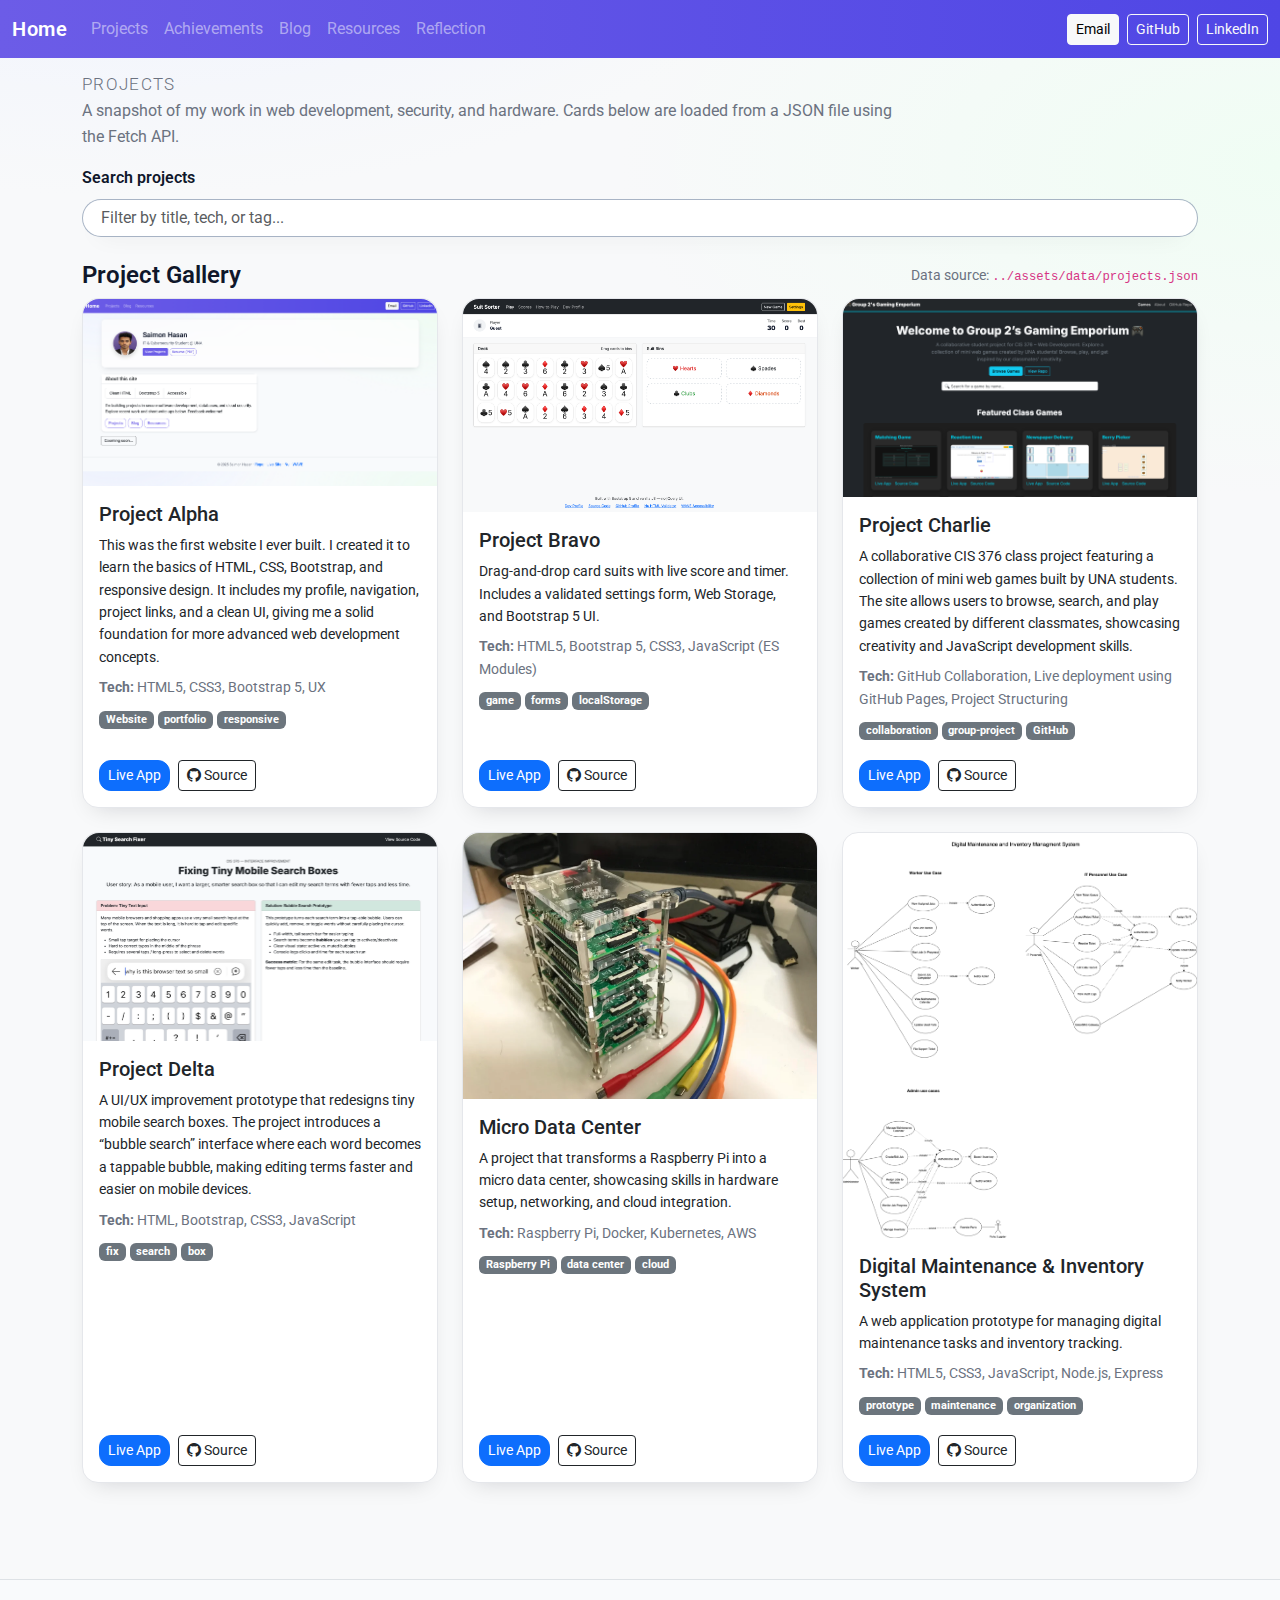
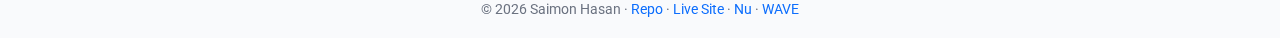
<file: pages/project.html>
<!DOCTYPE html>
<html lang="en">
<head>
  <meta charset="utf-8" />
  <meta name="viewport" content="width=device-width, initial-scale=1" />
  <title>Projects — Saimon Hasan</title>

  <!-- Bootstrap CSS + your stylesheet -->
  <link href="https://cdn.jsdelivr.net/npm/bootstrap@5.3.3/dist/css/bootstrap.min.css" rel="stylesheet">
  <link rel="stylesheet" href="../css/style.css">
  <link rel="stylesheet" href="https://cdn.jsdelivr.net/npm/bootstrap-icons@1.11.3/font/bootstrap-icons.css">
</head>
<body class="bg-light">

  <!-- NAV -->
  <nav class="navbar navbar-expand-lg navbar-dark bg-brand" aria-label="Main navigation">
    <div class="container-fluid">
      <!-- from /docs/pages -> /docs/index.html -->
      <a class="navbar-brand fw-semibold" href="../../index.html">Home</a>

      <button class="navbar-toggler" type="button"
              data-bs-toggle="collapse" data-bs-target="#navbarSupportedContent"
              aria-controls="navbarSupportedContent" aria-expanded="false"
              aria-label="Toggle navigation">
        <span class="navbar-toggler-icon"></span>
      </button>

      <div class="collapse navbar-collapse" id="navbarSupportedContent">
    <ul class="navbar-nav me-auto mb-2 mb-lg-0">
      <li class="nav-item"><a class="nav-link" href="project.html">Projects</a></li>
      <li class="nav-item"><a class="nav-link" href="achievements.html">Achievements</a></li>
      <li class="nav-item"><a class="nav-link" href="blog.html">Blog</a></li>
      <li class="nav-item"><a class="nav-link" href="resources.html">Resources</a></li>
      <li class="nav-item"><a class="nav-link" href="../reflection.html">Reflection</a></li>
    </ul>
        <div class="d-flex gap-2">
          <a class="btn btn-light btn-sm" href="mailto:shasan1@una.edu">Email</a>
          <a class="btn btn-outline-light btn-sm" href="https://github.com/Saimon215" target="_blank" rel="noopener">GitHub</a>
          <a class="btn btn-outline-light btn-sm" href="https://www.linkedin.com/in/saimon-hasan-215199-/" target="_blank" rel="noopener">LinkedIn</a>
        </div>
      </div>
    </div>
  </nav>

  <!-- HEADER -->
  <header class="container py-3">
    <h1 class="display-6 mb-1">Projects</h1>
    <p class="text-muted mb-0">
      A snapshot of my work in web development, security, and hardware. Cards below are loaded from a JSON file using the Fetch API.
    </p>
  </header>

  <!-- MAIN CONTENT -->
  <main class="container pb-5">

    <!-- SEARCH -->
    <section class="mb-4">
      <label for="searchInput" class="form-label fw-semibold">Search projects</label>
      <input type="text" id="searchInput" class="form-control" placeholder="Filter by title, tech, or tag...">
    </section>

    <!-- PROJECT CARDS -->
    <section aria-labelledby="projects-heading" class="mb-5">
      <div class="d-flex justify-content-between align-items-center mb-2">
        <h2 id="projects-heading" class="h4 fw-semibold mb-0">Project Gallery</h2>
        <!-- from /docs/pages the real JSON path is ../assets/data/projects.json -->
        <p class="small text-muted mb-0">Data source: <code>../assets/data/projects.json</code></p>
      </div>
      <div class="row g-4" id="projectsContainer"></div>
    </section>

  </main>

  <!-- FOOTER -->
  <footer class="border-top py-3 text-center text-muted">
    <small>
      © <span id="year"></span> Saimon Hasan ·
      <a href="https://github.com/Saimon215/DEV-PROFILE" target="_blank" rel="noopener noreferrer">Repo</a> ·
      <a href="saimon215.github.io/DEV-PROFILE/" target="_blank" rel="noopener noreferrer">Live Site</a> ·
      <a href="https://validator.w3.org/nu/?doc=https%3A%2F%2Fsaimon215.github.io%2FDEV-PROFILE%2F" target="_blank" rel="noopener noreferrer">Nu</a> ·
      <a href="https://wave.webaim.org/report#/saimon215.github.io/DEV-PROFILE/" target="_blank" rel="noopener noreferrer">WAVE</a>
    </small>
  </footer>

  <!-- JS -->
  <script src="https://unpkg.com/bootstrap@5.3.3/dist/js/bootstrap.bundle.min.js"></script>
  <!-- from /docs/pages -> /docs/jscripts/scripts.js -->
  <script src="../jscripts/scripts.js"></script>
</body>
</html>
</file>
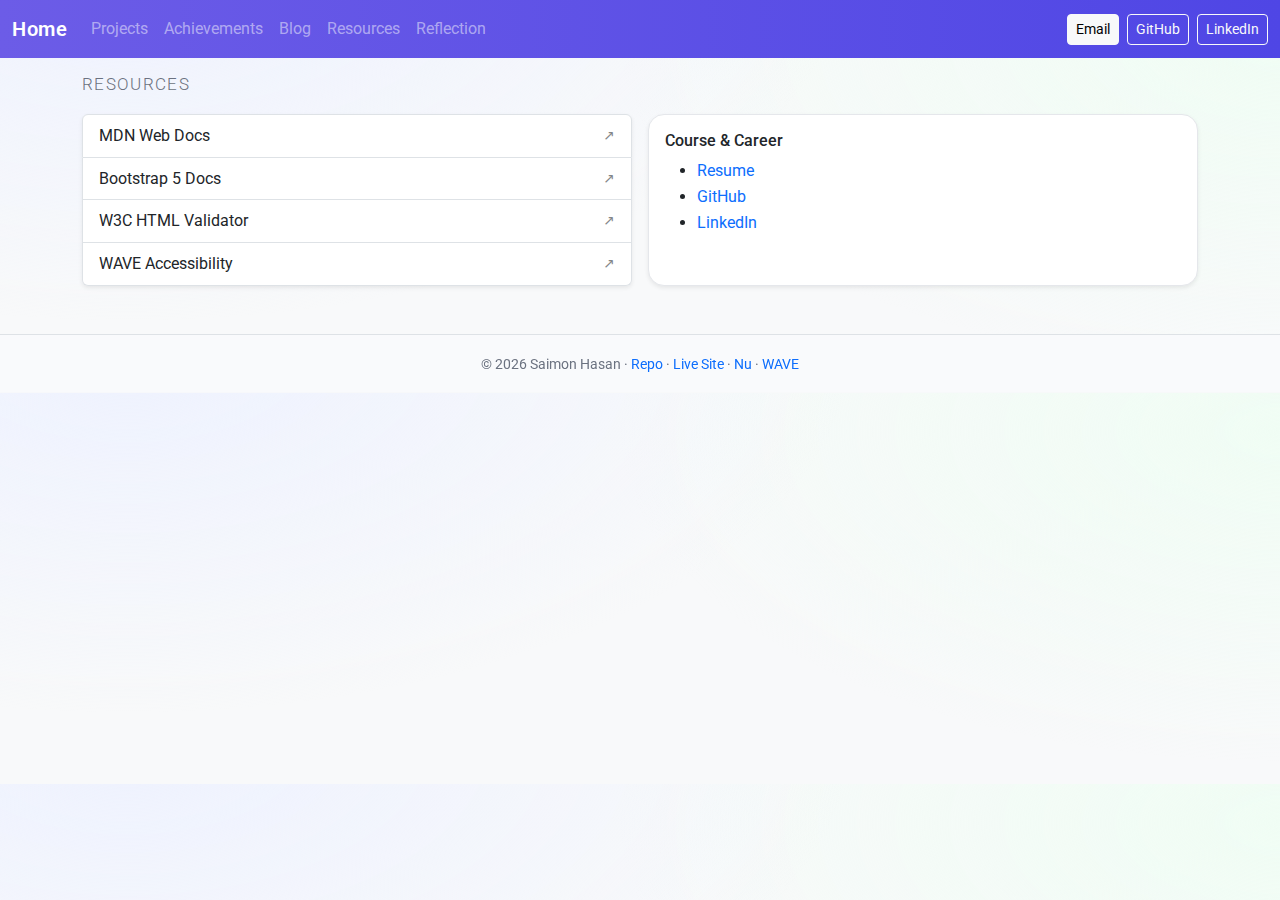
<file: pages/resources.html>
<!DOCTYPE html>
<html lang="en">
<head>
  <meta charset="utf-8" />
  <meta name="viewport" content="width=device-width, initial-scale=1" />
  <title>Resources — Saimon Hasan</title>

  <!-- Bootstrap CSS + your stylesheet -->
  <link href="https://cdn.jsdelivr.net/npm/bootstrap@5.3.3/dist/css/bootstrap.min.css" rel="stylesheet">
  <link rel="stylesheet" href="../css/style.css">
</head>
<body class="bg-light">

  <!-- NAV (fixed structure) -->
  <nav class="navbar navbar-expand-lg navbar-dark bg-brand" aria-label="Main navigation">
    <div class="container-fluid">
      <!-- from /docs/pages -> /docs/index.html -->
      <a class="navbar-brand fw-semibold" href="../../index.html">Home</a>

      <button class="navbar-toggler" type="button"
              data-bs-toggle="collapse" data-bs-target="#navbarSupportedContent"
              aria-controls="navbarSupportedContent" aria-expanded="false"
              aria-label="Toggle navigation">
        <span class="navbar-toggler-icon"></span>
      </button>

      <div class="collapse navbar-collapse" id="navbarSupportedContent">
    <ul class="navbar-nav me-auto mb-2 mb-lg-0">
      <li class="nav-item"><a class="nav-link" href="project.html">Projects</a></li>
      <li class="nav-item"><a class="nav-link" href="achievements.html">Achievements</a></li>
      <li class="nav-item"><a class="nav-link" href="blog.html">Blog</a></li>
      <li class="nav-item"><a class="nav-link" href="resources.html">Resources</a></li>
      <li class="nav-item"><a class="nav-link" href="../reflection.html">Reflection</a></li>
    </ul>
        <div class="d-flex gap-2">
          <a class="btn btn-light btn-sm" href="mailto:shasan1@una.edu">Email</a>
          <a class="btn btn-outline-light btn-sm" href="https://github.com/Saimon215" target="_blank" rel="noopener">GitHub</a>
          <a class="btn btn-outline-light btn-sm" href="https://www.linkedin.com/in/saimon-hasan-215199-/" target="_blank" rel="noopener">LinkedIn</a>
        </div>
      </div>
    </div>
  </nav>

  <!-- PAGE HEADER -->
  <header class="container py-3">
    <h1 class="display-6 mb-1">Resources</h1>
  </header>

  <!-- CONTENT -->
  <main class="container pb-5">
    <div class="row g-3">
      <div class="col-md-6">
        <div class="list-group shadow-sm">
          <a class="list-group-item list-group-item-action" href="https://developer.mozilla.org/" target="_blank" rel="noopener">
            MDN Web Docs
          </a>
          <a class="list-group-item list-group-item-action" href="https://getbootstrap.com/docs/5.3/getting-started/introduction/" target="_blank" rel="noopener">
            Bootstrap 5 Docs
          </a>
          <a class="list-group-item list-group-item-action" href="https://validator.w3.org/nu/" target="_blank" rel="noopener">
            W3C HTML Validator
          </a>
          <a class="list-group-item list-group-item-action" href="https://wave.webaim.org/" target="_blank" rel="noopener">
            WAVE Accessibility
          </a>
        </div>
      </div>

      <div class="col-md-6">
        <div class="card shadow-sm h-100">
          <div class="card-body">
            <h2 class="h6">Course & Career</h2>
            <ul class="mb-0">
              <!-- from /docs/pages -> /docs/assets/resume.pdf -->
              <li><a href="../assets/resume.pdf" target="_blank">Resume</a></li>
              <li><a href="https://github.com/Saimon215" target="_blank" rel="noopener">GitHub</a></li>
              <li><a href="https://www.linkedin.com/in/saimon-hasan-215199-/" target="_blank" rel="noopener">LinkedIn</a></li>
            </ul>
          </div>
        </div>
      </div>
    </div>
  </main>

  <!-- FOOTER -->
  <footer class="border-top py-3 text-center text-muted">
    <small>
      © <span id="year"></span> Saimon Hasan ·
      <a href="https://github.com/Saimon215/DEV-PROFILE" target="_blank" rel="noopener noreferrer">Repo</a> ·
      <a href="saimon215.github.io/DEV-PROFILE/" target="_blank" rel="noopener noreferrer">Live Site</a> ·
      <a href="https://validator.w3.org/nu/?doc=https%3A%2F%2Fsaimon215.github.io%2FDEV-PROFILE%2F" target="_blank" rel="noopener noreferrer">Nu</a> ·
      <a href="https://wave.webaim.org/report#/saimon215.github.io/DEV-PROFILE/" target="_blank" rel="noopener noreferrer">WAVE</a>
    </small>
  </footer>

  <!-- JS -->
  <script src="https://unpkg.com/bootstrap@5.3.3/dist/js/bootstrap.bundle.min.js"></script>
  <script>
    const y = document.getElementById('year');
    if (y) y.textContent = new Date().getFullYear();
  </script>
</body>
</html>
</file>
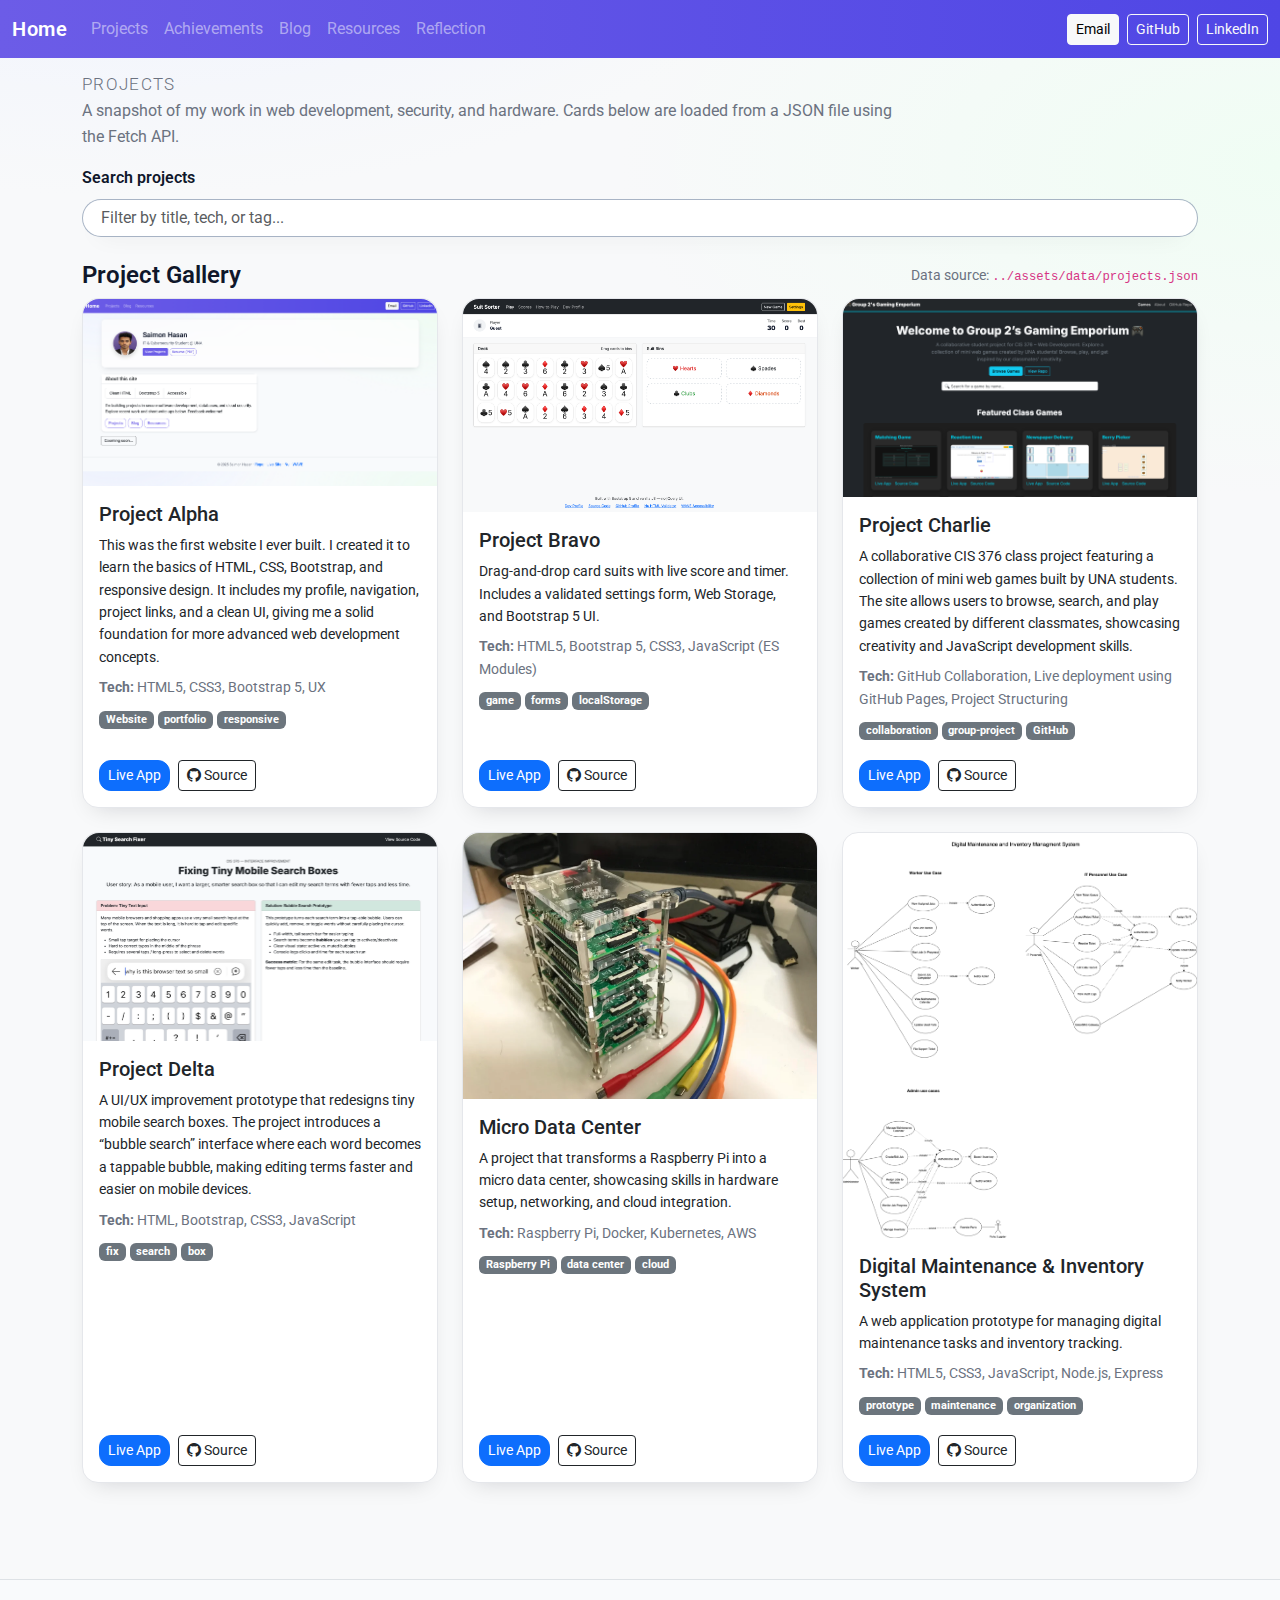
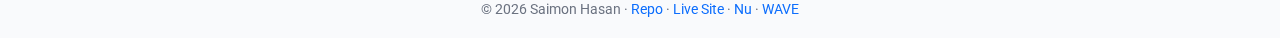
<file: docs/pages/project.html>
<!DOCTYPE html>
<html lang="en">
<head>
  <meta charset="utf-8" />
  <meta name="viewport" content="width=device-width, initial-scale=1" />
  <title>Projects — Saimon Hasan</title>

  <!-- Bootstrap CSS + your stylesheet -->
  <link href="https://cdn.jsdelivr.net/npm/bootstrap@5.3.3/dist/css/bootstrap.min.css" rel="stylesheet">
  <link rel="stylesheet" href="../css/style.css">
  <link rel="stylesheet" href="https://cdn.jsdelivr.net/npm/bootstrap-icons@1.11.3/font/bootstrap-icons.css">
</head>
<body class="bg-light">

  <!-- NAV -->
  <nav class="navbar navbar-expand-lg navbar-dark bg-brand" aria-label="Main navigation">
    <div class="container-fluid">
      <!-- from /docs/pages -> /docs/index.html -->
      <a class="navbar-brand fw-semibold" href="../../index.html">Home</a>

      <button class="navbar-toggler" type="button"
              data-bs-toggle="collapse" data-bs-target="#navbarSupportedContent"
              aria-controls="navbarSupportedContent" aria-expanded="false"
              aria-label="Toggle navigation">
        <span class="navbar-toggler-icon"></span>
      </button>

      <div class="collapse navbar-collapse" id="navbarSupportedContent">
    <ul class="navbar-nav me-auto mb-2 mb-lg-0">
      <li class="nav-item"><a class="nav-link" href="project.html">Projects</a></li>
      <li class="nav-item"><a class="nav-link" href="achievements.html">Achievements</a></li>
      <li class="nav-item"><a class="nav-link" href="blog.html">Blog</a></li>
      <li class="nav-item"><a class="nav-link" href="resources.html">Resources</a></li>
      <li class="nav-item"><a class="nav-link" href="../reflection.html">Reflection</a></li>
    </ul>
        <div class="d-flex gap-2">
          <a class="btn btn-light btn-sm" href="mailto:shasan1@una.edu">Email</a>
          <a class="btn btn-outline-light btn-sm" href="https://github.com/Saimon215" target="_blank" rel="noopener">GitHub</a>
          <a class="btn btn-outline-light btn-sm" href="https://www.linkedin.com/in/saimon-hasan-215199-/" target="_blank" rel="noopener">LinkedIn</a>
        </div>
      </div>
    </div>
  </nav>

  <!-- HEADER -->
  <header class="container py-3">
    <h1 class="display-6 mb-1">Projects</h1>
    <p class="text-muted mb-0">
      A snapshot of my work in web development, security, and hardware. Cards below are loaded from a JSON file using the Fetch API.
    </p>
  </header>

  <!-- MAIN CONTENT -->
  <main class="container pb-5">

    <!-- SEARCH -->
    <section class="mb-4">
      <label for="searchInput" class="form-label fw-semibold">Search projects</label>
      <input type="text" id="searchInput" class="form-control" placeholder="Filter by title, tech, or tag...">
    </section>

    <!-- PROJECT CARDS -->
    <section aria-labelledby="projects-heading" class="mb-5">
      <div class="d-flex justify-content-between align-items-center mb-2">
        <h2 id="projects-heading" class="h4 fw-semibold mb-0">Project Gallery</h2>
        <!-- from /docs/pages the real JSON path is ../assets/data/projects.json -->
        <p class="small text-muted mb-0">Data source: <code>../assets/data/projects.json</code></p>
      </div>
      <div class="row g-4" id="projectsContainer"></div>
    </section>

  </main>

  <!-- FOOTER -->
  <footer class="border-top py-3 text-center text-muted">
    <small>© <span id="year"></span> Saimon Hasan ·
      <a href="https://github.com/Saimon215/DEV-PROFILE" target="_blank" rel="noopener">Repo</a> ·
      <a href="https://saimon215.github.io/DEV-PROFILE/" target="_blank" rel="noopener">Live Site</a> ·
      <a href="https://validator.w3.org/nu/?doc=https%3A%2F%2Fsaimon215.github.io%2FSaimon215%2F" target="_blank" rel="noopener">Nu</a> ·
      <a href="https://wave.webaim.org/report#/https://saimon215.github.io/Saimon215/" target="_blank" rel="noopener">WAVE</a>
    </small>
  </footer>

  <!-- JS -->
  <script src="https://unpkg.com/bootstrap@5.3.3/dist/js/bootstrap.bundle.min.js"></script>
  <!-- from /docs/pages -> /docs/jscripts/scripts.js -->
  <script src="../jscripts/scripts.js"></script>
</body>
</html>
</file>
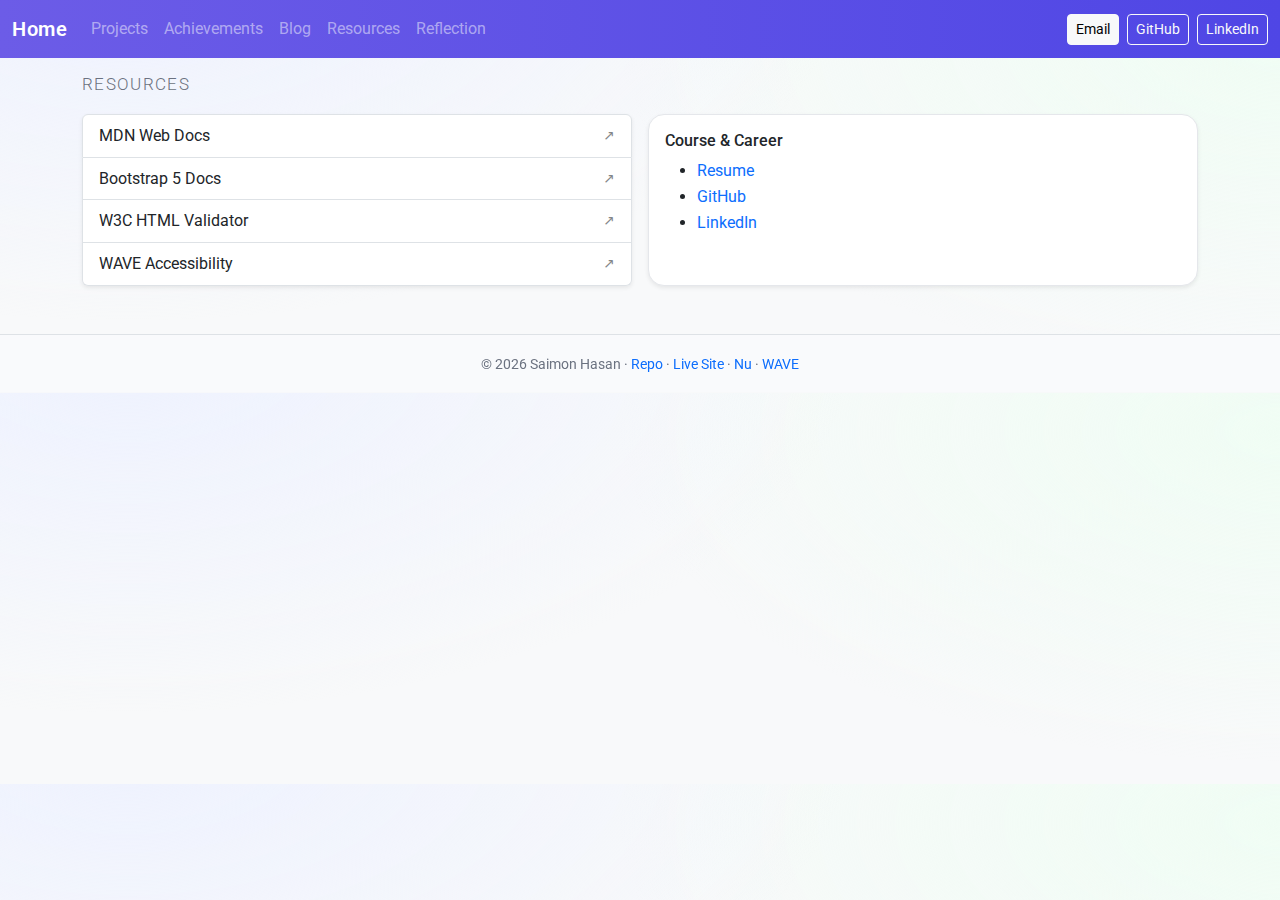
<file: docs/pages/resources.html>
<!DOCTYPE html>
<html lang="en">
<head>
  <meta charset="utf-8" />
  <meta name="viewport" content="width=device-width, initial-scale=1" />
  <title>Resources — Saimon Hasan</title>

  <!-- Bootstrap CSS + your stylesheet -->
  <link href="https://cdn.jsdelivr.net/npm/bootstrap@5.3.3/dist/css/bootstrap.min.css" rel="stylesheet">
  <link rel="stylesheet" href="../css/style.css">
</head>
<body class="bg-light">

  <!-- NAV (fixed structure) -->
  <nav class="navbar navbar-expand-lg navbar-dark bg-brand" aria-label="Main navigation">
    <div class="container-fluid">
      <!-- from /docs/pages -> /docs/index.html -->
      <a class="navbar-brand fw-semibold" href="../../index.html">Home</a>

      <button class="navbar-toggler" type="button"
              data-bs-toggle="collapse" data-bs-target="#navbarSupportedContent"
              aria-controls="navbarSupportedContent" aria-expanded="false"
              aria-label="Toggle navigation">
        <span class="navbar-toggler-icon"></span>
      </button>

      <div class="collapse navbar-collapse" id="navbarSupportedContent">
    <ul class="navbar-nav me-auto mb-2 mb-lg-0">
      <li class="nav-item"><a class="nav-link" href="project.html">Projects</a></li>
      <li class="nav-item"><a class="nav-link" href="achievements.html">Achievements</a></li>
      <li class="nav-item"><a class="nav-link" href="blog.html">Blog</a></li>
      <li class="nav-item"><a class="nav-link" href="resources.html">Resources</a></li>
      <li class="nav-item"><a class="nav-link" href="../reflection.html">Reflection</a></li>
    </ul>
        <div class="d-flex gap-2">
          <a class="btn btn-light btn-sm" href="mailto:shasan1@una.edu">Email</a>
          <a class="btn btn-outline-light btn-sm" href="https://github.com/Saimon215" target="_blank" rel="noopener">GitHub</a>
          <a class="btn btn-outline-light btn-sm" href="https://www.linkedin.com/in/saimon-hasan-215199-/" target="_blank" rel="noopener">LinkedIn</a>
        </div>
      </div>
    </div>
  </nav>

  <!-- PAGE HEADER -->
  <header class="container py-3">
    <h1 class="display-6 mb-1">Resources</h1>
  </header>

  <!-- CONTENT -->
  <main class="container pb-5">
    <div class="row g-3">
      <div class="col-md-6">
        <div class="list-group shadow-sm">
          <a class="list-group-item list-group-item-action" href="https://developer.mozilla.org/" target="_blank" rel="noopener">
            MDN Web Docs
          </a>
          <a class="list-group-item list-group-item-action" href="https://getbootstrap.com/docs/5.3/getting-started/introduction/" target="_blank" rel="noopener">
            Bootstrap 5 Docs
          </a>
          <a class="list-group-item list-group-item-action" href="https://validator.w3.org/nu/" target="_blank" rel="noopener">
            W3C HTML Validator
          </a>
          <a class="list-group-item list-group-item-action" href="https://wave.webaim.org/" target="_blank" rel="noopener">
            WAVE Accessibility
          </a>
        </div>
      </div>

      <div class="col-md-6">
        <div class="card shadow-sm h-100">
          <div class="card-body">
            <h2 class="h6">Course & Career</h2>
            <ul class="mb-0">
              <!-- from /docs/pages -> /docs/assets/resume.pdf -->
              <li><a href="../assets/resume.pdf" target="_blank">Resume</a></li>
              <li><a href="https://github.com/Saimon215" target="_blank" rel="noopener">GitHub</a></li>
              <li><a href="https://www.linkedin.com/in/saimon-hasan-215199-/" target="_blank" rel="noopener">LinkedIn</a></li>
            </ul>
          </div>
        </div>
      </div>
    </div>
  </main>

  <!-- FOOTER -->
  <footer class="border-top py-3 text-center text-muted">
    <small>© <span id="year"></span> Saimon Hasan ·
      <a href="https://github.com/Saimon215/DEV-PROFILE" target="_blank" rel="noopener">Repo</a> ·
      <a href="https://saimon215.github.io/DEV-PROFILE/" target="_blank" rel="noopener">Live Site</a> ·
      <a href="https://validator.w3.org/nu/?doc=https%3A%2F%2Fsaimon215.github.io%2FSaimon215%2F" target="_blank" rel="noopener">Nu</a> ·
      <a href="https://wave.webaim.org/report#/https://saimon215.github.io/Saimon215/" target="_blank" rel="noopener">WAVE</a>
    </small>
  </footer>

  <!-- JS -->
  <script src="https://unpkg.com/bootstrap@5.3.3/dist/js/bootstrap.bundle.min.js"></script>
  <script>
    const y = document.getElementById('year');
    if (y) y.textContent = new Date().getFullYear();
  </script>
</body>
</html>
</file>
<file: css/style.css>
/* Google font */
@import url("https://fonts.googleapis.com/css2?family=Roboto:wght@400;500;700&display=swap");

/* =============================
   THEME VARIABLES
   ============================= */
:root {
  --brand:   #6c5ce7;   /* violet/indigo */
  --brand-2: #4f46e5;   /* deeper indigo */
  --accent:  #10b981;   /* emerald */
  --ink:     #0f172a;   /* slate-900 */
  --muted:   #6b7280;   /* slate-500 */

  --card-bg: #ffffff;
  --page-bg: #f8fafc;
}

/* =============================
   BASE STYLES
   ============================= */
* {
  box-sizing: border-box;
}

body {
  font-family: "Roboto", system-ui, -apple-system, "Segoe UI", Arial, sans-serif;
  background:
    radial-gradient(1200px 600px at 10% -10%, #eef2ff 0%, transparent 60%),
    radial-gradient(1200px 600px at 100% 10%, #f0fdf4 0%, transparent 55%),
    var(--page-bg);
  color: var(--ink);
  line-height: 1.6;
}

/* make images responsive everywhere */
img {
  max-width: 100%;
  height: auto;
}

a {
  text-decoration: none;
}
a:hover {
  text-decoration: underline;
}

/* =============================
   NAVBAR
   ============================= */
.bg-brand {
  background: linear-gradient(90deg, var(--brand), var(--brand-2));
}

.navbar-brand {
  letter-spacing: 0.5px;
}

.navbar .nav-link {
  opacity: 0.9;
}

.navbar .nav-link:hover,
.navbar .nav-link:focus {
  opacity: 1;
}

.navbar .nav-link.active {
  font-weight: 600;
}

/* better focus outlines for a11y */
.navbar .nav-link:focus-visible,
.btn:focus-visible {
  outline: 2px solid var(--accent);
  outline-offset: 2px;
}

/* =============================
   HERO (HOME PAGE)
   ============================= */
.hero {
  position: relative;
  border-radius: 1.5rem;
  overflow: hidden;
  border: 1px solid rgba(148, 163, 184, 0.45);
  background:
    radial-gradient(circle at 0% 0%, rgba(96, 165, 250, 0.25), transparent 60%),
    radial-gradient(circle at 100% 0%, rgba(52, 211, 153, 0.25), transparent 55%),
    rgba(255, 255, 255, 0.92);
  backdrop-filter: blur(10px);
  box-shadow:
    0 24px 60px -30px rgba(15, 23, 42, 0.75),
    0 0 0 1px rgba(148, 163, 184, 0.35);
}

/* animated border glow */
.hero::before {
  content: "";
  position: absolute;
  inset: -2px;
  background: conic-gradient(
    from 210deg,
    #4f46e5,
    #06b6d4,
    #22c55e,
    #f97316,
    #4f46e5
  );
  opacity: 0.35;
  z-index: -2;
}

/* inner mask so glow is only around edges */
.hero::after {
  content: "";
  position: absolute;
  inset: 3px;
  border-radius: 1.3rem;
  background:
    radial-gradient(circle at 10% 0%, rgba(239, 246, 255, 0.9), transparent 55%),
    radial-gradient(circle at 90% 10%, rgba(240, 253, 250, 0.85), transparent 55%),
    rgba(255, 255, 255, 0.96);
  z-index: -1;
}

/* keep hero content above glow layers */
.hero > .row {
  position: relative;
  z-index: 1;
}

/* =============================
   CARDS
   ============================= */
.card {
  border: 1px solid #e5e7eb;
  border-radius: 1rem;
  background-color: var(--card-bg);
  transition:
    transform 140ms ease,
    box-shadow 140ms ease,
    border-color 140ms ease;
}

.card:hover {
  transform: translateY(-3px);
  border-color: rgba(148, 163, 184, 0.9);
  box-shadow:
    0 18px 40px -22px rgba(15, 23, 42, 0.6);
}

.card-header {
  background: #fff;
  border-bottom: 1px solid #e5e7eb;
  border-top-left-radius: 1rem;
  border-top-right-radius: 1rem;
}

/* make top images on cards feel nicer */
.card-img-top {
  border-top-left-radius: 1rem;
  border-top-right-radius: 1rem;
  object-fit: cover;
}

/* =============================
   BUTTONS
   ============================= */
.btn-primary,
.btn-outline-primary {
  --bs-btn-border-radius: 0.75rem;
}

.btn-outline-primary {
  border-color: var(--brand);
  color: var(--brand);
}

.btn-outline-primary:hover,
.btn-outline-primary:focus {
  background: var(--brand);
  color: #fff;
}

.btn-brand {
  background: var(--brand);
  border-color: var(--brand);
  color: #fff;
  position: relative;
  overflow: hidden;
}

.btn-brand:hover {
  background: var(--brand-2);
  border-color: var(--brand-2);
  color: #fff;
}

.btn-brand::after {
  content: "";
  position: absolute;
  inset: 0;
  border-radius: inherit;
  background: radial-gradient(
    circle at 0 0,
    rgba(248, 250, 252, 0.35),
    transparent 60%
  );
  opacity: 0;
  transition: opacity 140ms ease;
}

.btn-brand:hover::after {
  opacity: 1;
}

/* =============================
   UTILITIES
   ============================= */
.text-muted {
  color: var(--muted) !important;
}

.rounded-2xl {
  border-radius: 1rem;
}

.shadow-soft {
  box-shadow: 0 10px 25px -12px rgba(2, 6, 23, 0.18);
}

/* limit paragraph width on big screens for better reading */
main.container p {
  max-width: 60rem;
}

/* =============================
   ORIGINAL DEMO CLASS
   ============================= */
.myDivClass {
  width: 50px;
  height: 50px;
  background-color: tomato;
  border: 2px dotted green;
  margin-left: 12em;
  padding: 4px;
}

/* =============================
   ACHIEVEMENTS PAGE
   ============================= */

/* center achievement cards on the page */
.achievement-card {
  max-width: 760px;
  margin: 0 auto 2rem auto; /* top 0, sides auto, bottom 2rem */
}

/* center and size certificate images */
.achievement-img {
  display: block;
  margin: 1rem auto 1.5rem auto;
  max-width: 700px;
  width: 100%;
  border-radius: 0.5rem;
  border: 1px solid #e5e7eb;
}

/* =============================
   HOME PAGE EXTRAS
   ============================= */

.home-section {
  margin-bottom: 2.7rem;
}

/* soft pill tags (hero badges) */
.badge-pill-soft {
  display: inline-flex;
  align-items: center;
  padding: 0.25rem 0.7rem;
  border-radius: 999px;
  background: rgba(255, 255, 255, 0.9);
  border: 1px solid rgba(226, 232, 240, 0.9);
  font-size: 0.8rem;
  color: var(--ink);
  gap: 0.25rem;
  box-shadow: 0 8px 18px -12px rgba(15, 23, 42, 0.45);
}

/* tiny glowing dot used in hero snapshot list */
.dot {
  display: inline-block;
  width: 0.45rem;
  height: 0.45rem;
  border-radius: 999px;
  background: #22c55e;
  box-shadow: 0 0 12px rgba(34, 197, 94, 0.85);
}

/* mini side panel in hero */
.mini-panel {
  background: rgba(15, 23, 42, 0.96);
  color: #e5e7eb;
  border-radius: 1.1rem;
  border: 1px solid rgba(148, 163, 184, 0.75);
}

.mini-panel-label {
  font-size: 0.7rem;
  letter-spacing: 0.08em;
  color: rgba(148, 163, 184, 0.95);
  text-transform: uppercase;
}

/* tech chips (right column list) */
.tech-chip {
  display: inline-flex;
  align-items: center;
  padding: 0.18rem 0.65rem;
  border-radius: 999px;
  background: rgba(224, 231, 255, 0.95);
  font-size: 0.78rem;
  color: #4338ca;
  border: 1px solid rgba(165, 180, 252, 0.9);
}

/* mini cards in Featured work section */
.mini-card {
  background: rgba(255, 255, 255, 0.97);
  border-radius: 1.1rem;
  border: 1px solid rgba(226, 232, 240, 0.9);
  padding: 1rem 1.1rem;
  box-shadow:
    0 14px 38px -18px rgba(15, 23, 42, 0.7),
    0 0 0 1px rgba(148, 163, 184, 0.25);
  transition:
    transform 140ms ease,
    box-shadow 140ms ease,
    border-color 140ms ease;
}

.mini-card:hover {
  transform: translateY(-4px) scale(1.01);
  border-color: rgba(129, 140, 248, 0.9);
  box-shadow:
    0 18px 46px -22px rgba(15, 23, 42, 0.85),
    0 0 0 1px rgba(129, 140, 248, 0.8);
}

.mini-card a.small {
  color: var(--brand-2);
}

.mini-card a.small:hover {
  text-decoration: underline;
}

/* =============================
   PROJECTS PAGE – SEARCH
   ============================= */
#searchInput {
  border-radius: 999px;
  padding-inline: 1.1rem;
  border: 1px solid rgba(148, 163, 184, 0.8);
  box-shadow: 0 10px 25px -18px rgba(15, 23, 42, 0.45);
}

#searchInput:focus {
  border-color: var(--brand);
  box-shadow:
    0 0 0 3px rgba(129, 140, 248, 0.35),
    0 18px 40px -24px rgba(15, 23, 42, 0.7);
}

/* =============================
   PAGE HEADERS (Projects / Blog / etc.)
   ============================= */
header.container .display-6 {
  letter-spacing: 0.08em;
  text-transform: uppercase;
  font-size: 1.05rem;
  color: var(--muted);
}

header.container .display-6 + .text-muted,
header.container p.text-muted {
  max-width: 52rem;
}

/* =============================
   RESOURCES LIST
   ============================= */
.list-group-item-action {
  display: flex;
  align-items: center;
  justify-content: space-between;
  gap: 0.5rem;
}

.list-group-item-action::after {
  content: "↗";
  font-size: 0.85rem;
  opacity: 0.55;
  transition: opacity 120ms ease, transform 120ms ease;
}

.list-group-item-action:hover::after {
  opacity: 1;
  transform: translateY(-1px);
}

/* =============================
   FOOTER
   ============================= */
footer {
  background: rgba(248, 250, 252, 0.9);
  backdrop-filter: blur(6px);
  border-top: 1px solid rgba(226, 232, 240, 0.9);
}
</file>
<file: docs/css/style.css>
/* Google font */
@import url("https://fonts.googleapis.com/css2?family=Roboto:wght@400;500;700&display=swap");

/* =============================
   THEME VARIABLES
   ============================= */
:root {
  --brand:   #6c5ce7;   /* violet/indigo */
  --brand-2: #4f46e5;   /* deeper indigo */
  --accent:  #10b981;   /* emerald */
  --ink:     #0f172a;   /* slate-900 */
  --muted:   #6b7280;   /* slate-500 */

  --card-bg: #ffffff;
  --page-bg: #f8fafc;
}

/* =============================
   BASE STYLES
   ============================= */
* {
  box-sizing: border-box;
}

body {
  font-family: "Roboto", system-ui, -apple-system, "Segoe UI", Arial, sans-serif;
  background:
    radial-gradient(1200px 600px at 10% -10%, #eef2ff 0%, transparent 60%),
    radial-gradient(1200px 600px at 100% 10%, #f0fdf4 0%, transparent 55%),
    var(--page-bg);
  color: var(--ink);
  line-height: 1.6;
}

/* make images responsive everywhere */
img {
  max-width: 100%;
  height: auto;
}

a {
  text-decoration: none;
}
a:hover {
  text-decoration: underline;
}

/* =============================
   NAVBAR
   ============================= */
.bg-brand {
  background: linear-gradient(90deg, var(--brand), var(--brand-2));
}

.navbar-brand {
  letter-spacing: 0.5px;
}

.navbar .nav-link {
  opacity: 0.9;
}

.navbar .nav-link:hover,
.navbar .nav-link:focus {
  opacity: 1;
}

.navbar .nav-link.active {
  font-weight: 600;
}

/* better focus outlines for a11y */
.navbar .nav-link:focus-visible,
.btn:focus-visible {
  outline: 2px solid var(--accent);
  outline-offset: 2px;
}

/* =============================
   HERO (HOME PAGE)
   ============================= */
.hero {
  position: relative;
  border-radius: 1.5rem;
  overflow: hidden;
  border: 1px solid rgba(148, 163, 184, 0.45);
  background:
    radial-gradient(circle at 0% 0%, rgba(96, 165, 250, 0.25), transparent 60%),
    radial-gradient(circle at 100% 0%, rgba(52, 211, 153, 0.25), transparent 55%),
    rgba(255, 255, 255, 0.92);
  backdrop-filter: blur(10px);
  box-shadow:
    0 24px 60px -30px rgba(15, 23, 42, 0.75),
    0 0 0 1px rgba(148, 163, 184, 0.35);
}

/* animated border glow */
.hero::before {
  content: "";
  position: absolute;
  inset: -2px;
  background: conic-gradient(
    from 210deg,
    #4f46e5,
    #06b6d4,
    #22c55e,
    #f97316,
    #4f46e5
  );
  opacity: 0.35;
  z-index: -2;
}

/* inner mask so glow is only around edges */
.hero::after {
  content: "";
  position: absolute;
  inset: 3px;
  border-radius: 1.3rem;
  background:
    radial-gradient(circle at 10% 0%, rgba(239, 246, 255, 0.9), transparent 55%),
    radial-gradient(circle at 90% 10%, rgba(240, 253, 250, 0.85), transparent 55%),
    rgba(255, 255, 255, 0.96);
  z-index: -1;
}

/* keep hero content above glow layers */
.hero > .row {
  position: relative;
  z-index: 1;
}

/* =============================
   CARDS
   ============================= */
.card {
  border: 1px solid #e5e7eb;
  border-radius: 1rem;
  background-color: var(--card-bg);
  transition:
    transform 140ms ease,
    box-shadow 140ms ease,
    border-color 140ms ease;
}

.card:hover {
  transform: translateY(-3px);
  border-color: rgba(148, 163, 184, 0.9);
  box-shadow:
    0 18px 40px -22px rgba(15, 23, 42, 0.6);
}

.card-header {
  background: #fff;
  border-bottom: 1px solid #e5e7eb;
  border-top-left-radius: 1rem;
  border-top-right-radius: 1rem;
}

/* make top images on cards feel nicer */
.card-img-top {
  border-top-left-radius: 1rem;
  border-top-right-radius: 1rem;
  object-fit: cover;
}

/* =============================
   BUTTONS
   ============================= */
.btn-primary,
.btn-outline-primary {
  --bs-btn-border-radius: 0.75rem;
}

.btn-outline-primary {
  border-color: var(--brand);
  color: var(--brand);
}

.btn-outline-primary:hover,
.btn-outline-primary:focus {
  background: var(--brand);
  color: #fff;
}

.btn-brand {
  background: var(--brand);
  border-color: var(--brand);
  color: #fff;
  position: relative;
  overflow: hidden;
}

.btn-brand:hover {
  background: var(--brand-2);
  border-color: var(--brand-2);
  color: #fff;
}

.btn-brand::after {
  content: "";
  position: absolute;
  inset: 0;
  border-radius: inherit;
  background: radial-gradient(
    circle at 0 0,
    rgba(248, 250, 252, 0.35),
    transparent 60%
  );
  opacity: 0;
  transition: opacity 140ms ease;
}

.btn-brand:hover::after {
  opacity: 1;
}

/* =============================
   UTILITIES
   ============================= */
.text-muted {
  color: var(--muted) !important;
}

.rounded-2xl {
  border-radius: 1rem;
}

.shadow-soft {
  box-shadow: 0 10px 25px -12px rgba(2, 6, 23, 0.18);
}

/* limit paragraph width on big screens for better reading */
main.container p {
  max-width: 60rem;
}

/* =============================
   ORIGINAL DEMO CLASS
   ============================= */
.myDivClass {
  width: 50px;
  height: 50px;
  background-color: tomato;
  border: 2px dotted green;
  margin-left: 12em;
  padding: 4px;
}

/* =============================
   ACHIEVEMENTS PAGE
   ============================= */

/* center achievement cards on the page */
.achievement-card {
  max-width: 760px;
  margin: 0 auto 2rem auto; /* top 0, sides auto, bottom 2rem */
}

/* center and size certificate images */
.achievement-img {
  display: block;
  margin: 1rem auto 1.5rem auto;
  max-width: 700px;
  width: 100%;
  border-radius: 0.5rem;
  border: 1px solid #e5e7eb;
}

/* =============================
   HOME PAGE EXTRAS
   ============================= */

.home-section {
  margin-bottom: 2.7rem;
}

/* soft pill tags (hero badges) */
.badge-pill-soft {
  display: inline-flex;
  align-items: center;
  padding: 0.25rem 0.7rem;
  border-radius: 999px;
  background: rgba(255, 255, 255, 0.9);
  border: 1px solid rgba(226, 232, 240, 0.9);
  font-size: 0.8rem;
  color: var(--ink);
  gap: 0.25rem;
  box-shadow: 0 8px 18px -12px rgba(15, 23, 42, 0.45);
}

/* tiny glowing dot used in hero snapshot list */
.dot {
  display: inline-block;
  width: 0.45rem;
  height: 0.45rem;
  border-radius: 999px;
  background: #22c55e;
  box-shadow: 0 0 12px rgba(34, 197, 94, 0.85);
}

/* mini side panel in hero */
.mini-panel {
  background: rgba(15, 23, 42, 0.96);
  color: #e5e7eb;
  border-radius: 1.1rem;
  border: 1px solid rgba(148, 163, 184, 0.75);
}

.mini-panel-label {
  font-size: 0.7rem;
  letter-spacing: 0.08em;
  color: rgba(148, 163, 184, 0.95);
  text-transform: uppercase;
}

/* tech chips (right column list) */
.tech-chip {
  display: inline-flex;
  align-items: center;
  padding: 0.18rem 0.65rem;
  border-radius: 999px;
  background: rgba(224, 231, 255, 0.95);
  font-size: 0.78rem;
  color: #4338ca;
  border: 1px solid rgba(165, 180, 252, 0.9);
}

/* mini cards in Featured work section */
.mini-card {
  background: rgba(255, 255, 255, 0.97);
  border-radius: 1.1rem;
  border: 1px solid rgba(226, 232, 240, 0.9);
  padding: 1rem 1.1rem;
  box-shadow:
    0 14px 38px -18px rgba(15, 23, 42, 0.7),
    0 0 0 1px rgba(148, 163, 184, 0.25);
  transition:
    transform 140ms ease,
    box-shadow 140ms ease,
    border-color 140ms ease;
}

.mini-card:hover {
  transform: translateY(-4px) scale(1.01);
  border-color: rgba(129, 140, 248, 0.9);
  box-shadow:
    0 18px 46px -22px rgba(15, 23, 42, 0.85),
    0 0 0 1px rgba(129, 140, 248, 0.8);
}

.mini-card a.small {
  color: var(--brand-2);
}

.mini-card a.small:hover {
  text-decoration: underline;
}

/* =============================
   PROJECTS PAGE – SEARCH
   ============================= */
#searchInput {
  border-radius: 999px;
  padding-inline: 1.1rem;
  border: 1px solid rgba(148, 163, 184, 0.8);
  box-shadow: 0 10px 25px -18px rgba(15, 23, 42, 0.45);
}

#searchInput:focus {
  border-color: var(--brand);
  box-shadow:
    0 0 0 3px rgba(129, 140, 248, 0.35),
    0 18px 40px -24px rgba(15, 23, 42, 0.7);
}

/* =============================
   PAGE HEADERS (Projects / Blog / etc.)
   ============================= */
header.container .display-6 {
  letter-spacing: 0.08em;
  text-transform: uppercase;
  font-size: 1.05rem;
  color: var(--muted);
}

header.container .display-6 + .text-muted,
header.container p.text-muted {
  max-width: 52rem;
}

/* =============================
   RESOURCES LIST
   ============================= */
.list-group-item-action {
  display: flex;
  align-items: center;
  justify-content: space-between;
  gap: 0.5rem;
}

.list-group-item-action::after {
  content: "↗";
  font-size: 0.85rem;
  opacity: 0.55;
  transition: opacity 120ms ease, transform 120ms ease;
}

.list-group-item-action:hover::after {
  opacity: 1;
  transform: translateY(-1px);
}

/* =============================
   FOOTER
   ============================= */
footer {
  background: rgba(248, 250, 252, 0.9);
  backdrop-filter: blur(6px);
  border-top: 1px solid rgba(226, 232, 240, 0.9);
}
</file>
